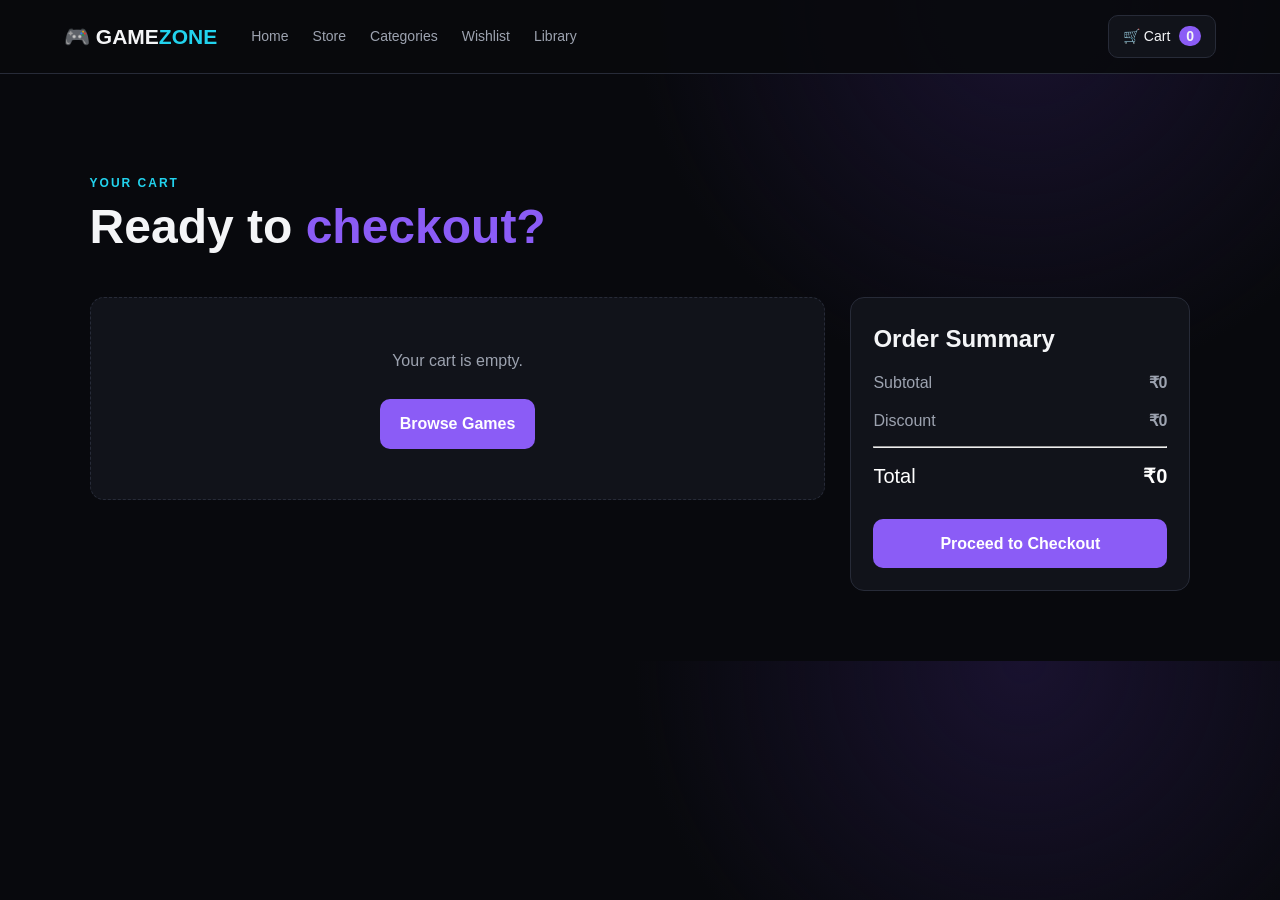
<file: cart.html>
<!DOCTYPE html><html lang="en"><head><meta charset="UTF-8"><meta name="viewport" content="width=device-width,initial-scale=1.0"><title>GameZone | Cart</title><link rel="stylesheet" href="css/style.css"></head><body><header class="header"><a class="logo" href="index.html">🎮 GAME<span>ZONE</span></a><nav><a href="index.html">Home</a><a href="games.html">Store</a><a href="categories.html">Categories</a><a href="wishlist.html">Wishlist</a><a href="library.html">Library</a></nav><a class="cart" href="cart.html">🛒 Cart <b id="cartCount">0</b></a></header><main class="page"><div class="page-title"><p class="eyebrow">YOUR CART</p><h1>Ready to <span>checkout?</span></h1></div><div class="cart-layout"><div id="cartItems"></div><aside class="summary"><h2>Order Summary</h2><div><span>Subtotal</span><strong id="subtotal">₹0</strong></div><div><span>Discount</span><strong id="discount">₹0</strong></div><hr><div class="total"><span>Total</span><strong id="total">₹0</strong></div><a class="btn primary full" href="checkout.html">Proceed to Checkout</a></aside></div></main><script src="js/app.js"></script></body></html>
</file>
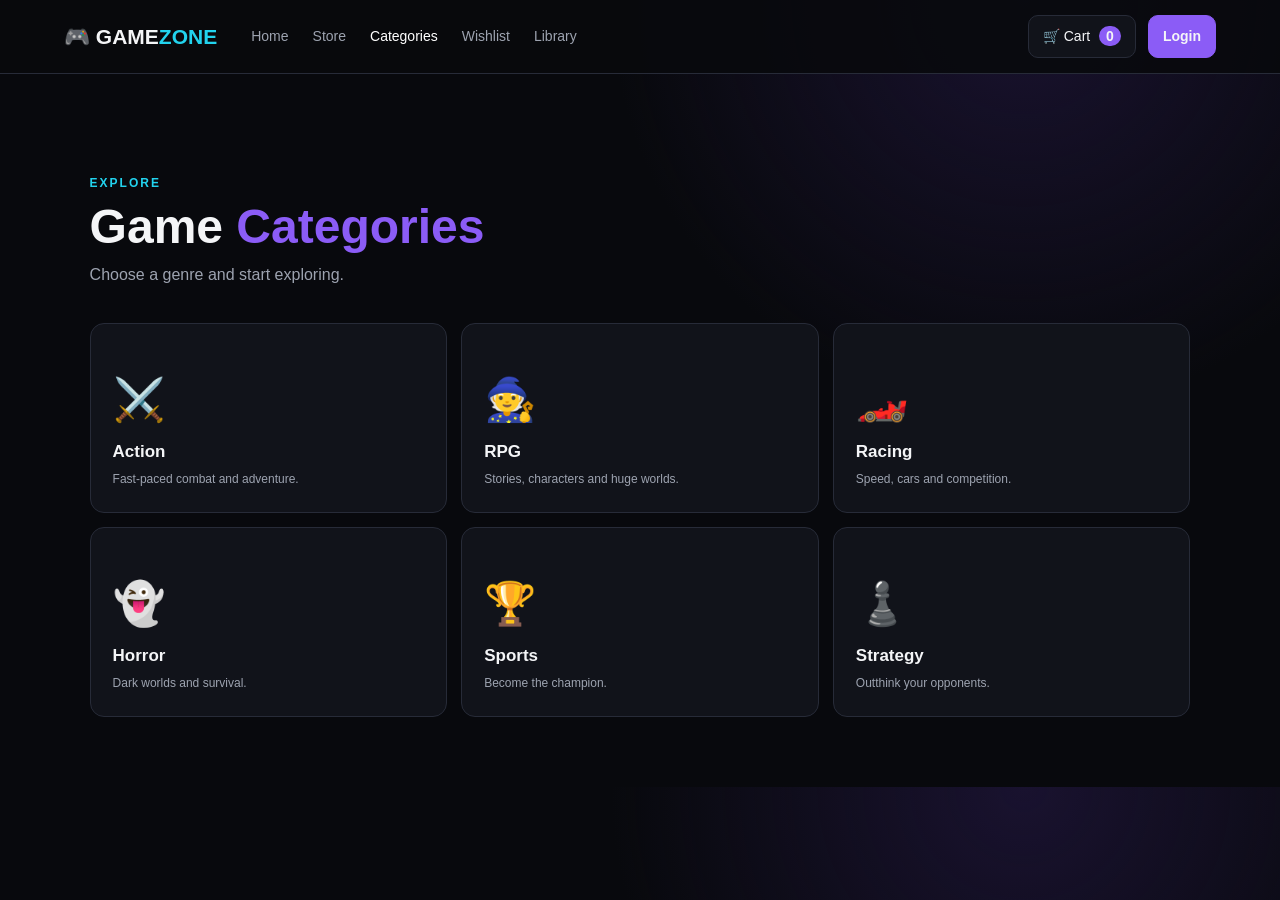
<file: categories.html>
<!DOCTYPE html><html lang="en"><head><meta charset="UTF-8"><meta name="viewport" content="width=device-width,initial-scale=1.0"><title>GameZone | Categories</title><link rel="stylesheet" href="css/style.css"></head><body><header class="header"><a class="logo" href="index.html">🎮 GAME<span>ZONE</span></a><nav><a href="index.html">Home</a><a href="games.html">Store</a><a class="active" href="categories.html">Categories</a><a href="wishlist.html">Wishlist</a><a href="library.html">Library</a></nav><div class="header-actions"><a class="cart" href="cart.html">🛒 Cart <b id="cartCount">0</b></a><a class="login-btn" href="login.html">Login</a></div></header><main class="page"><div class="page-title"><p class="eyebrow">EXPLORE</p><h1>Game <span>Categories</span></h1><p>Choose a genre and start exploring.</p></div><div class="category-grid big"><a href="games.html?genre=Action">⚔️<strong>Action</strong><span>Fast-paced combat and adventure.</span></a><a href="games.html?genre=RPG">🧙<strong>RPG</strong><span>Stories, characters and huge worlds.</span></a><a href="games.html?genre=Racing">🏎️<strong>Racing</strong><span>Speed, cars and competition.</span></a><a href="games.html?genre=Horror">👻<strong>Horror</strong><span>Dark worlds and survival.</span></a><a href="games.html?genre=Sports">🏆<strong>Sports</strong><span>Become the champion.</span></a><a href="games.html?genre=Strategy">♟️<strong>Strategy</strong><span>Outthink your opponents.</span></a></div></main><script src="js/app.js"></script></body></html>
</file>
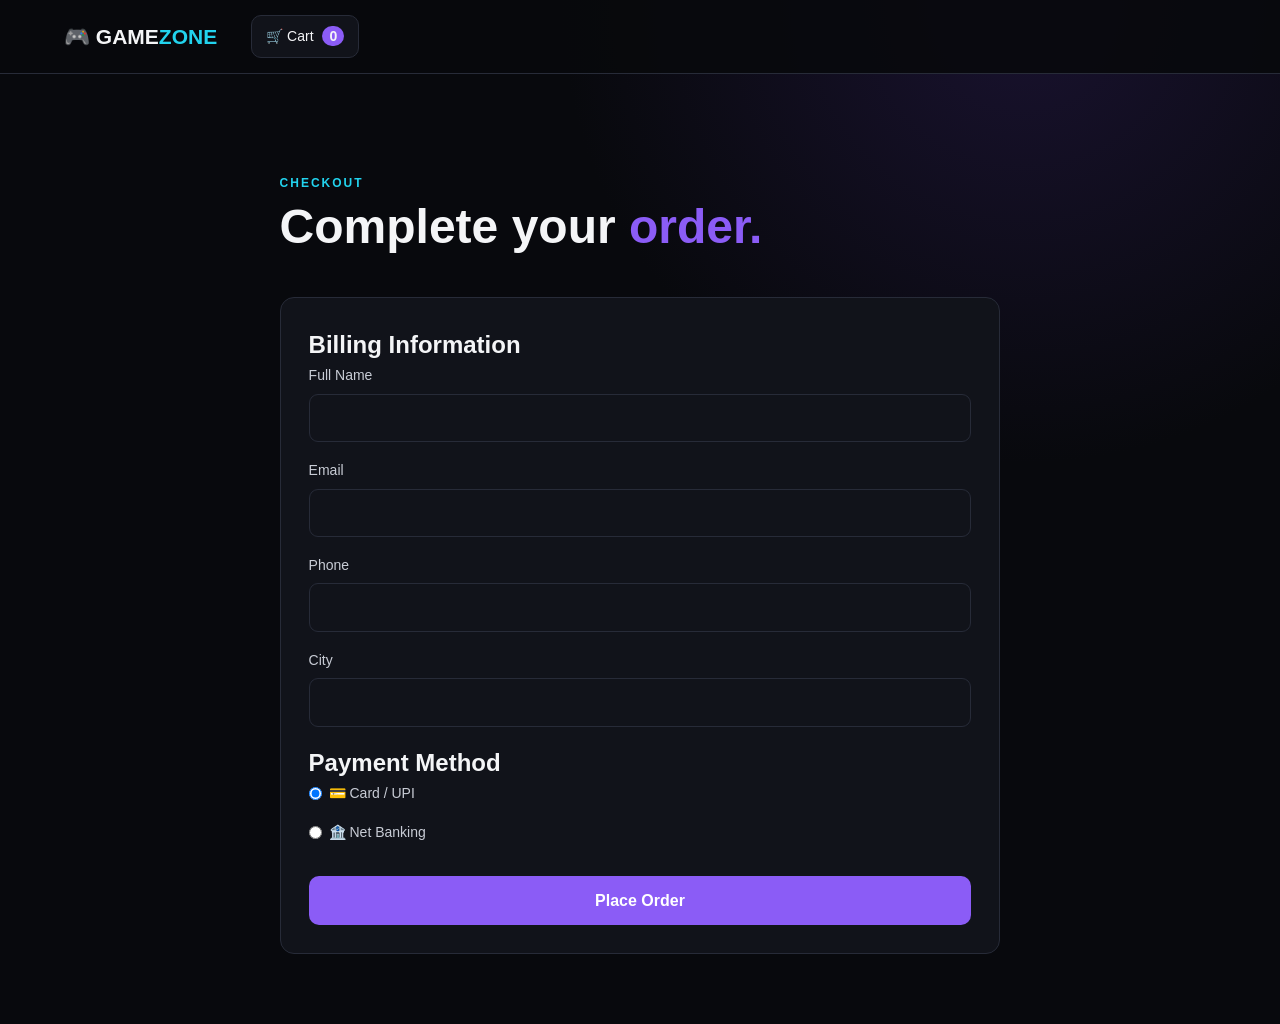
<file: checkout.html>
<!DOCTYPE html><html lang="en"><head><meta charset="UTF-8"><meta name="viewport" content="width=device-width,initial-scale=1.0"><title>GameZone | Checkout</title><link rel="stylesheet" href="css/style.css"></head><body><header class="header"><a class="logo" href="index.html">🎮 GAME<span>ZONE</span></a><a class="cart" href="cart.html">🛒 Cart <b id="cartCount">0</b></a></header><main class="page narrow"><div class="page-title"><p class="eyebrow">CHECKOUT</p><h1>Complete your <span>order.</span></h1></div><form class="form-card" id="checkoutForm"><h2>Billing Information</h2><label>Full Name<input required></label><label>Email<input required type="email"></label><label>Phone<input required type="tel"></label><label>City<input required></label><h2>Payment Method</h2><label class="radio"><input type="radio" name="pay" checked> 💳 Card / UPI</label><label class="radio"><input type="radio" name="pay"> 🏦 Net Banking</label><button class="btn primary full">Place Order</button></form></main><script src="js/app.js"></script></body></html>
</file>
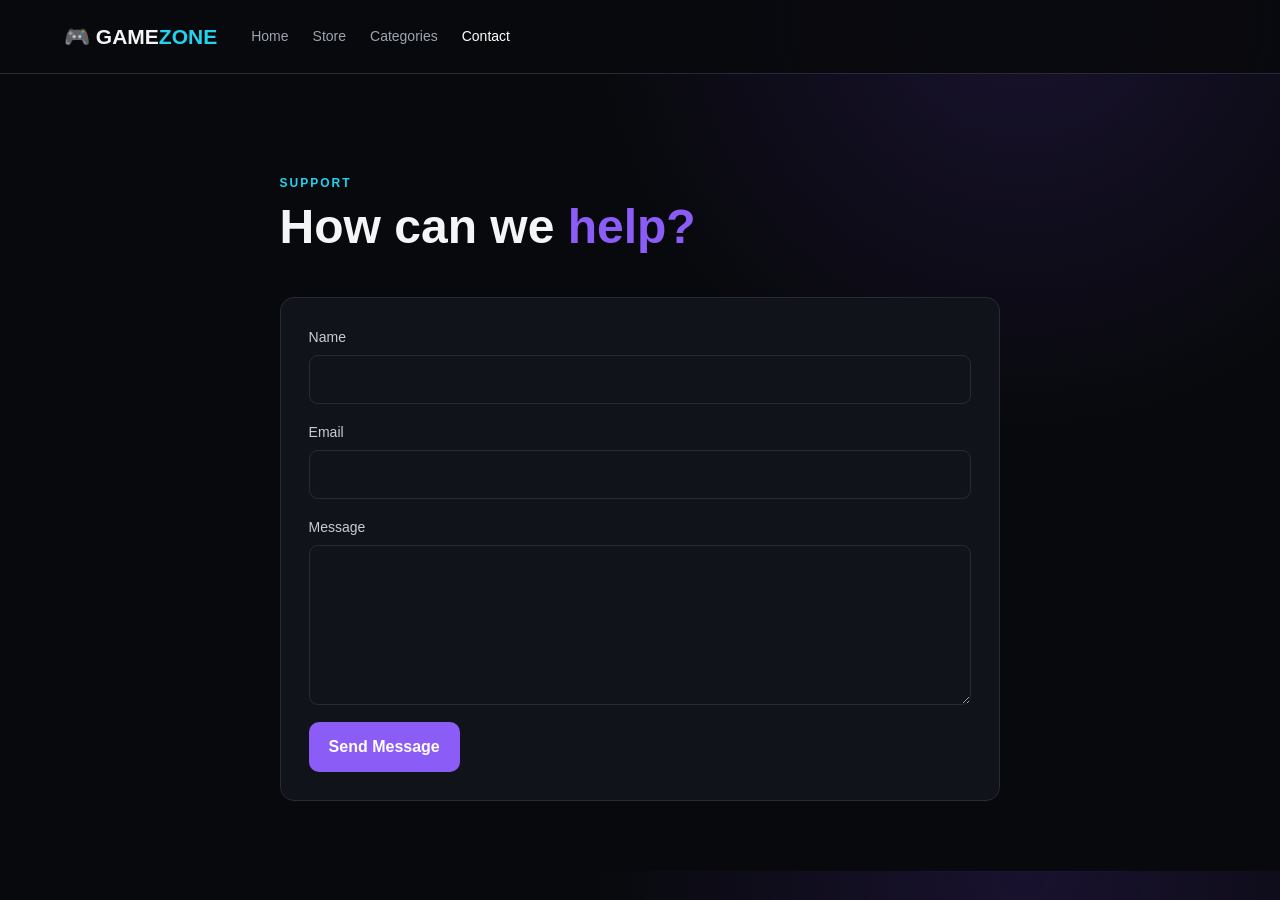
<file: contact.html>
<!DOCTYPE html><html lang="en"><head><meta charset="UTF-8"><meta name="viewport" content="width=device-width,initial-scale=1.0"><title>GameZone | Contact</title><link rel="stylesheet" href="css/style.css"></head><body><header class="header"><a class="logo" href="index.html">🎮 GAME<span>ZONE</span></a><nav><a href="index.html">Home</a><a href="games.html">Store</a><a href="categories.html">Categories</a><a class="active" href="contact.html">Contact</a></nav></header><main class="page narrow"><div class="page-title"><p class="eyebrow">SUPPORT</p><h1>How can we <span>help?</span></h1></div><form class="form-card" id="contactForm"><label>Name<input required></label><label>Email<input required type="email"></label><label>Message<textarea required rows="6"></textarea></label><button class="btn primary">Send Message</button></form></main><script src="js/app.js"></script></body></html>
</file>
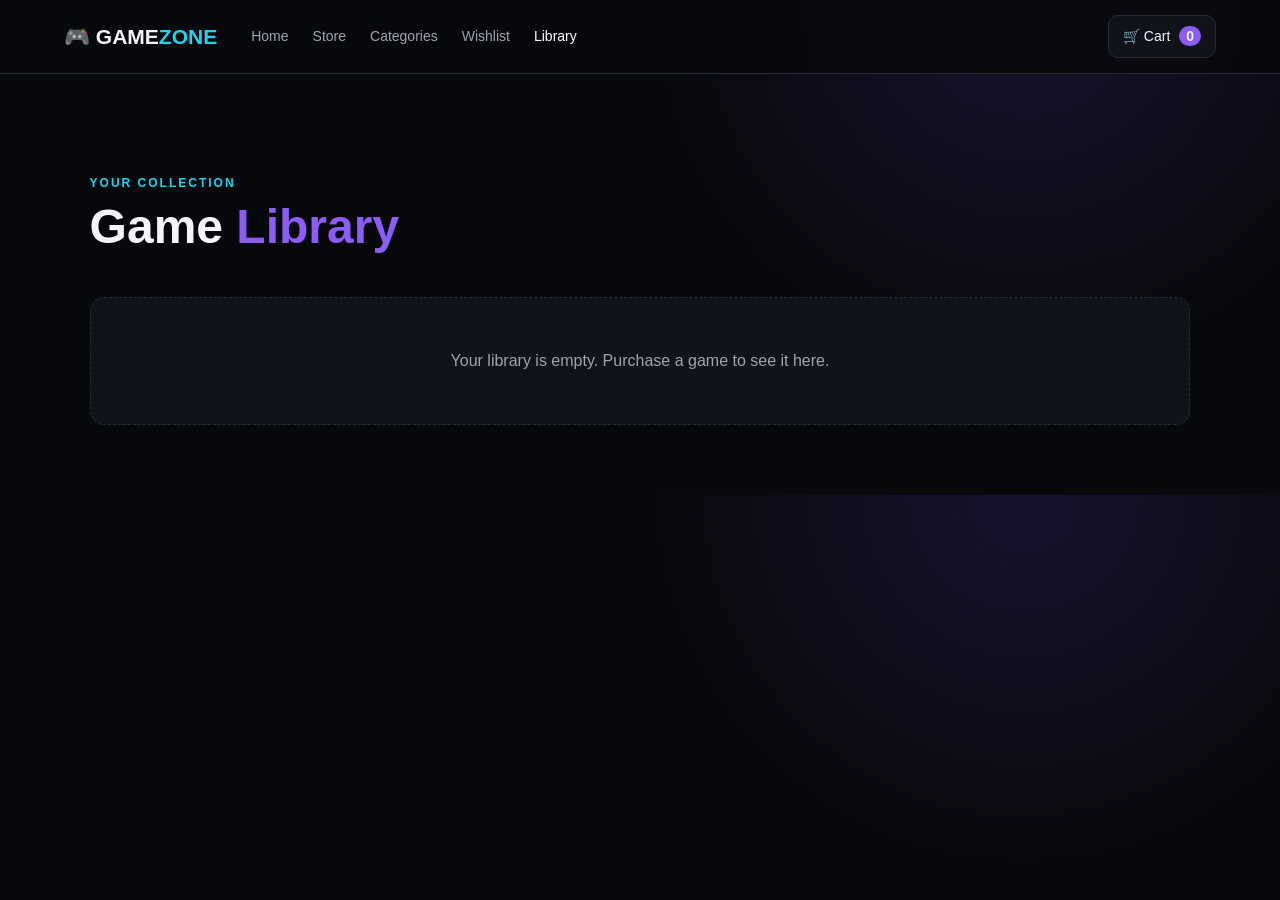
<file: library.html>
<!DOCTYPE html><html lang="en"><head><meta charset="UTF-8"><meta name="viewport" content="width=device-width,initial-scale=1.0"><title>GameZone | Library</title><link rel="stylesheet" href="css/style.css"></head><body><header class="header"><a class="logo" href="index.html">🎮 GAME<span>ZONE</span></a><nav><a href="index.html">Home</a><a href="games.html">Store</a><a href="categories.html">Categories</a><a href="wishlist.html">Wishlist</a><a class="active" href="library.html">Library</a></nav><a class="cart" href="cart.html">🛒 Cart <b id="cartCount">0</b></a></header><main class="page"><div class="page-title"><p class="eyebrow">YOUR COLLECTION</p><h1>Game <span>Library</span></h1></div><div class="game-grid" id="libraryGames"></div></main><script src="js/app.js"></script></body></html>
</file>
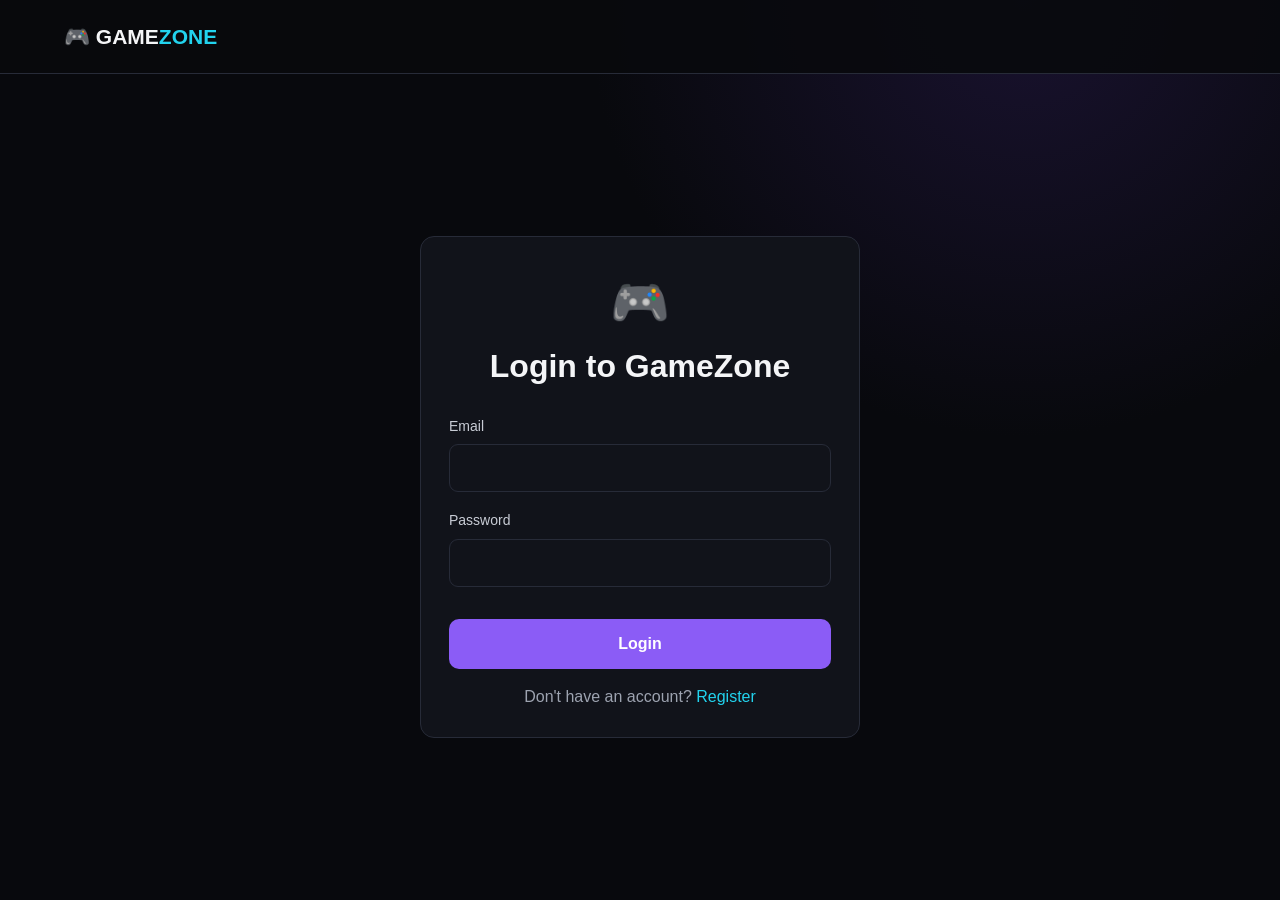
<file: login.html>
<!DOCTYPE html><html lang="en"><head><meta charset="UTF-8"><meta name="viewport" content="width=device-width,initial-scale=1.0"><title>GameZone | Login</title><link rel="stylesheet" href="css/style.css"></head><body><header class="header"><a class="logo" href="index.html">🎮 GAME<span>ZONE</span></a></header><main class="auth"><form class="form-card auth-card" id="loginForm"><div class="auth-logo">🎮</div><h1>Login to GameZone</h1><label>Email<input required type="email"></label><label>Password<input required type="password"></label><button class="btn primary full">Login</button><p class="center">Don't have an account? <a href="register.html">Register</a></p></form></main><script src="js/app.js"></script></body></html>
</file>
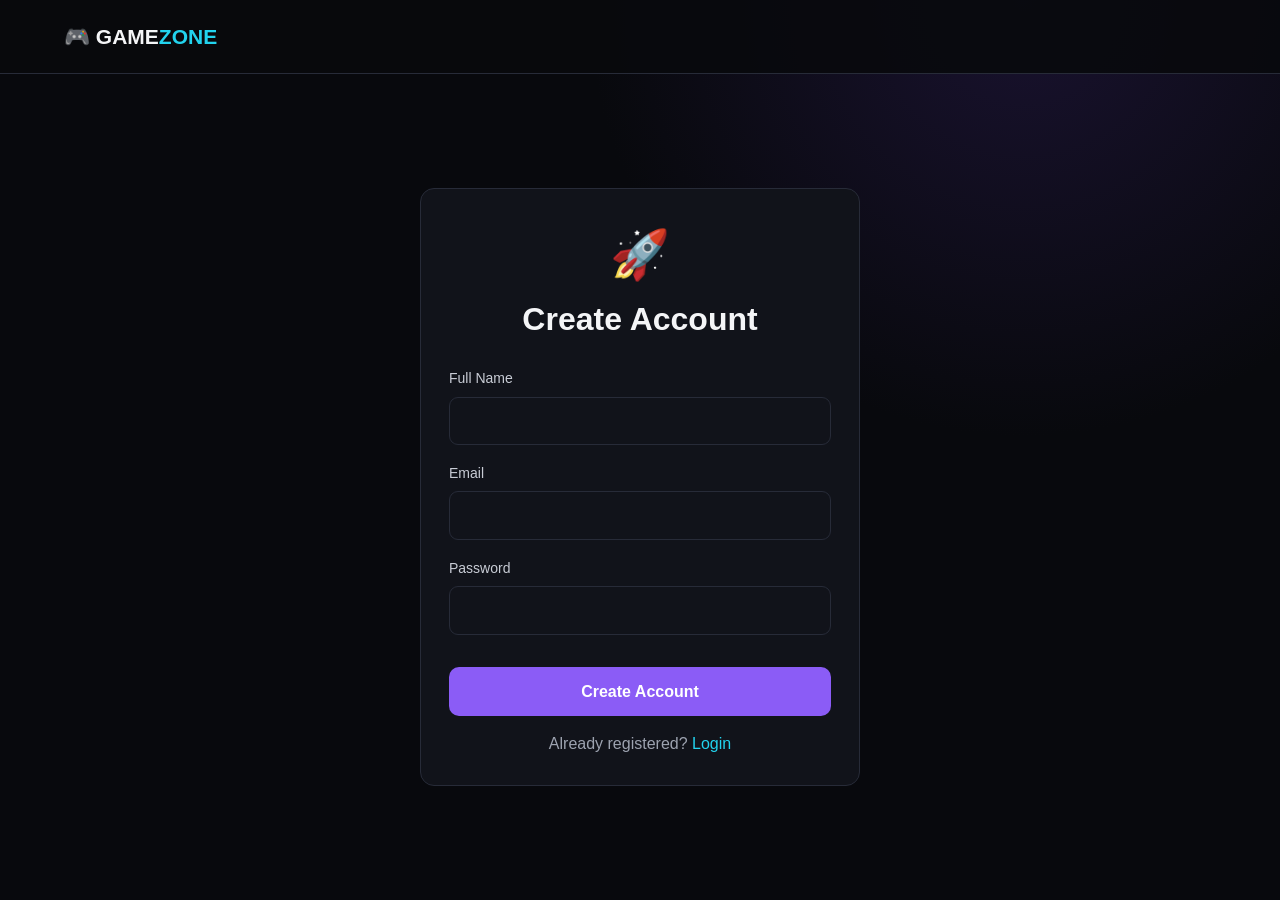
<file: register.html>
<!DOCTYPE html><html lang="en"><head><meta charset="UTF-8"><meta name="viewport" content="width=device-width,initial-scale=1.0"><title>GameZone | Register</title><link rel="stylesheet" href="css/style.css"></head><body><header class="header"><a class="logo" href="index.html">🎮 GAME<span>ZONE</span></a></header><main class="auth"><form class="form-card auth-card" id="registerForm"><div class="auth-logo">🚀</div><h1>Create Account</h1><label>Full Name<input required></label><label>Email<input required type="email"></label><label>Password<input required minlength="6" type="password"></label><button class="btn primary full">Create Account</button><p class="center">Already registered? <a href="login.html">Login</a></p></form></main><script src="js/app.js"></script></body></html>
</file>
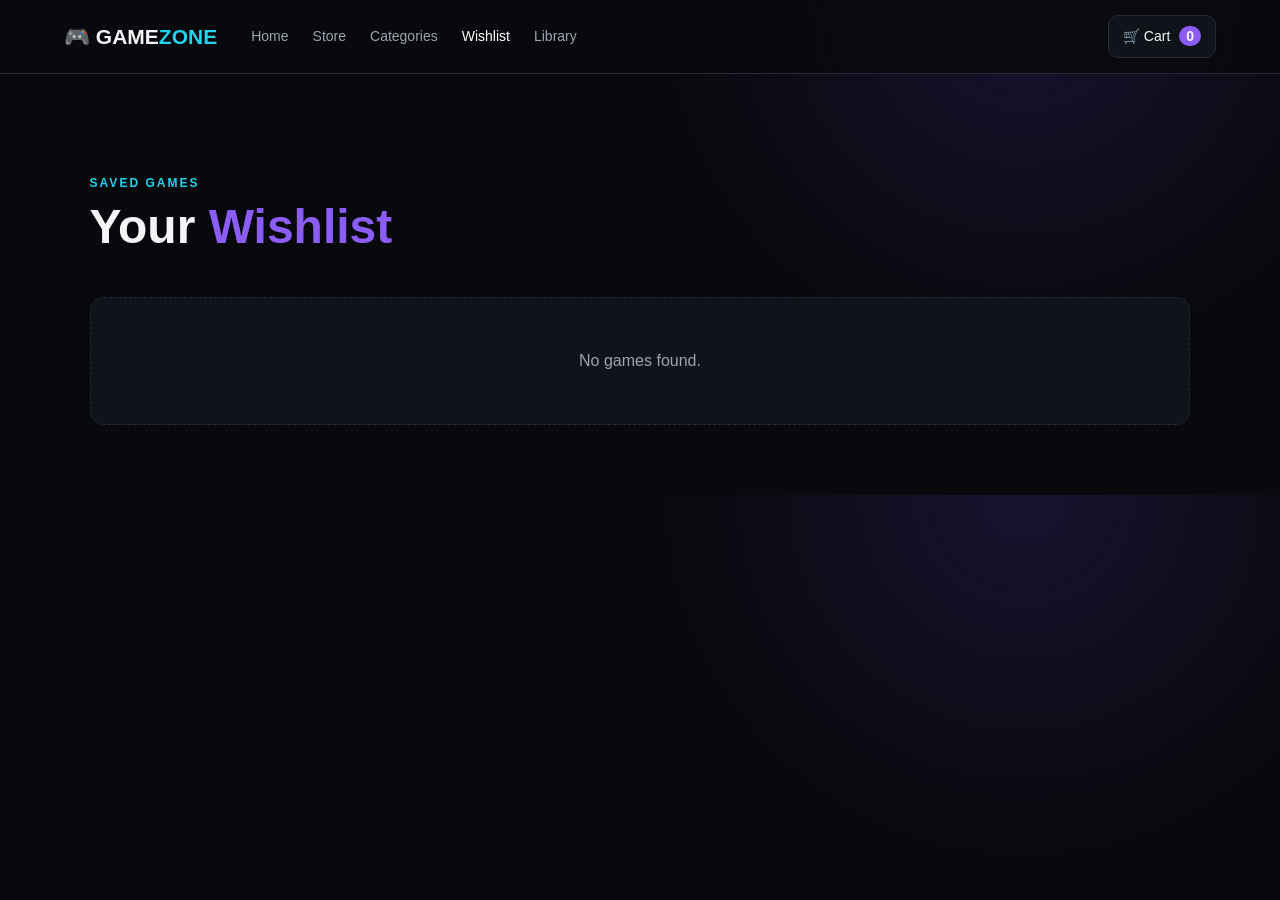
<file: wishlist.html>
<!DOCTYPE html><html lang="en"><head><meta charset="UTF-8"><meta name="viewport" content="width=device-width,initial-scale=1.0"><title>GameZone | Wishlist</title><link rel="stylesheet" href="css/style.css"></head><body><header class="header"><a class="logo" href="index.html">🎮 GAME<span>ZONE</span></a><nav><a href="index.html">Home</a><a href="games.html">Store</a><a href="categories.html">Categories</a><a class="active" href="wishlist.html">Wishlist</a><a href="library.html">Library</a></nav><a class="cart" href="cart.html">🛒 Cart <b id="cartCount">0</b></a></header><main class="page"><div class="page-title"><p class="eyebrow">SAVED GAMES</p><h1>Your <span>Wishlist</span></h1></div><div class="game-grid" id="wishlistGames"></div></main><script src="js/app.js"></script></body></html>
</file>
<file: css/style.css>
:root{--bg:#08090d;--panel:#11131a;--panel2:#171a23;--text:#f4f5f7;--muted:#9da3b0;--accent:#8b5cf6;--accent2:#22d3ee;--border:#272b38}*{box-sizing:border-box;margin:0;padding:0}body{font-family:Inter,Segoe UI,Arial,sans-serif;background:radial-gradient(circle at 80% 0%,#19122f 0,transparent 32%),var(--bg);color:var(--text);line-height:1.6}a{text-decoration:none;color:inherit}button,input,select,textarea{font:inherit}.header{height:74px;padding:0 5%;display:flex;align-items:center;gap:34px;border-bottom:1px solid var(--border);background:rgba(8,9,13,.9);position:sticky;top:0;z-index:20}.logo{font-size:21px;font-weight:900;white-space:nowrap}.logo span{color:var(--accent2)}nav{display:flex;gap:24px;flex:1}nav a{color:var(--muted);font-size:14px}nav a:hover,nav a.active{color:#fff}.header-actions{display:flex;gap:12px}.cart,.login-btn{font-size:14px;padding:9px 14px;border:1px solid var(--border);border-radius:10px;background:var(--panel)}.cart b{background:var(--accent);padding:2px 7px;border-radius:20px;margin-left:5px}.login-btn{background:var(--accent);border-color:var(--accent);font-weight:700}.hero{min-height:570px;padding:70px 8%;display:flex;align-items:center;background:linear-gradient(110deg,rgba(139,92,246,.16),transparent 55%)}.hero-content{max-width:650px}.eyebrow{color:var(--accent2);font-weight:800;font-size:12px;letter-spacing:2px;margin-bottom:8px}.hero h1{font-size:clamp(52px,8vw,92px);line-height:.94;letter-spacing:-4px;margin:12px 0 24px}.hero h1 span,.page-title span{color:var(--accent)}.hero p:not(.eyebrow){color:var(--muted);max-width:560px;font-size:18px}.hero-buttons{display:flex;gap:12px;margin-top:28px}.btn{display:inline-block;border:0;border-radius:10px;padding:12px 20px;font-weight:800;cursor:pointer;text-align:center}.btn.primary{background:var(--accent);color:#fff}.btn.secondary{border:1px solid var(--border);background:var(--panel);color:#fff}.hero-art{flex:1;display:grid;place-items:center;position:relative}.hero-art img{width:min(380px,80%);border-radius:20px;box-shadow:0 0 90px rgba(139,92,246,.28);transform:rotate(3deg)}.floating-card{position:absolute;right:3%;bottom:30px;background:rgba(23,26,35,.95);border:1px solid var(--border);padding:14px 18px;border-radius:12px;font-weight:800}.section,.page{padding:70px 7%;max-width:1400px;margin:auto}.section-heading{display:flex;justify-content:space-between;align-items:end;margin-bottom:24px}.section-heading h2,.promo h2{font-size:34px}.section-heading>a{color:var(--accent2)}.game-grid{display:grid;grid-template-columns:repeat(4,1fr);gap:18px}.game-card{background:var(--panel);border:1px solid var(--border);border-radius:14px;overflow:hidden;transition:.2s}.game-card:hover{transform:translateY(-4px);border-color:#464b5c}.game-cover{height:250px;overflow:hidden;background:#161827}.game-cover img{width:100%;height:100%;object-fit:cover;display:block}.game-info{padding:16px}.game-info h3{font-size:17px}.meta{color:var(--muted);font-size:13px}.price-row{display:flex;align-items:center;justify-content:space-between;margin-top:14px}.price{font-size:18px;font-weight:900}.old{text-decoration:line-through;color:#707582;font-size:12px}.card-actions{display:flex;gap:7px;margin-top:12px}.small-btn{flex:1;padding:9px;border-radius:8px;border:1px solid var(--border);background:var(--panel2);color:#fff;cursor:pointer}.small-btn.buy{background:var(--accent);border-color:var(--accent)}.heart{max-width:45px}.promo{margin:20px 7%;padding:45px;border-radius:18px;background:linear-gradient(110deg,#25174b,#102f38);display:flex;justify-content:space-between;align-items:center}.category-grid{display:grid;grid-template-columns:repeat(6,1fr);gap:14px}.category-grid a{padding:22px;background:var(--panel);border:1px solid var(--border);border-radius:14px;display:flex;flex-direction:column;gap:5px;font-size:30px}.category-grid strong{font-size:17px}.category-grid span{font-size:12px;color:var(--muted)}.category-grid.big{grid-template-columns:repeat(3,1fr)}.category-grid.big a{min-height:190px;justify-content:end;font-size:42px}.page-title{padding:30px 0 35px}.page-title h1{font-size:48px;line-height:1.1;margin-bottom:8px}.page-title p:last-child{color:var(--muted)}.toolbar{display:flex;gap:12px;margin-bottom:30px}.toolbar input,.toolbar select,.form-card input,.form-card textarea{background:var(--panel);border:1px solid var(--border);color:#fff;border-radius:9px;padding:12px 14px;outline:none}.toolbar input{flex:1}.toolbar select{min-width:180px}.cart-layout{display:grid;grid-template-columns:1fr 340px;gap:25px}.cart-row{display:flex;align-items:center;gap:16px;padding:15px;background:var(--panel);border:1px solid var(--border);border-radius:12px;margin-bottom:12px}.cart-cover{width:85px;height:90px;border-radius:9px;overflow:hidden}.cart-cover img{width:100%;height:100%;object-fit:cover}.cart-row .grow{flex:1}.summary{background:var(--panel);border:1px solid var(--border);padding:22px;border-radius:14px;height:max-content}.summary>div{display:flex;justify-content:space-between;margin:12px 0;color:var(--muted)}.summary .total{color:#fff;font-size:20px}.full{width:100%;margin-top:15px}.form-card{background:var(--panel);border:1px solid var(--border);border-radius:14px;padding:28px;max-width:800px}.form-card label{display:flex;flex-direction:column;gap:7px;margin-bottom:17px;color:#c8ccd5;font-size:14px}.radio{flex-direction:row!important;align-items:center}.radio input{width:auto}.narrow{max-width:900px}.auth{min-height:calc(100vh - 74px);display:grid;place-items:center;padding:40px}.auth-card{width:min(440px,100%)}.auth-card h1{text-align:center;margin-bottom:22px}.auth-logo{text-align:center;font-size:48px}.center{text-align:center;color:var(--muted);margin-top:15px}.center a{color:var(--accent2)}footer{border-top:1px solid var(--border);padding:45px 7%;display:grid;grid-template-columns:2fr 1fr 1fr 1fr;gap:30px;color:var(--muted)}footer h4{color:#fff;margin-bottom:8px}footer a{display:block;margin:5px 0;font-size:14px}.copyright{grid-column:1/-1;padding-top:20px;border-top:1px solid var(--border);font-size:12px}.empty{padding:50px;text-align:center;background:var(--panel);border:1px dashed var(--border);border-radius:14px;color:var(--muted);grid-column:1/-1}@media(max-width:900px){nav{display:none}.header{justify-content:space-between}.hero{padding:60px 6%}.hero-art{display:none}.game-grid{grid-template-columns:repeat(2,1fr)}.category-grid{grid-template-columns:repeat(2,1fr)}.category-grid.big{grid-template-columns:1fr 1fr}.cart-layout{grid-template-columns:1fr}.promo{margin:20px 5%;gap:20px}.form-grid{grid-template-columns:1fr}footer{grid-template-columns:1fr 1fr}}@media(max-width:550px){.header{padding:0 4%}.header .logo{font-size:17px}.login-btn{display:none}.hero h1{font-size:55px}.game-grid,.category-grid,.category-grid.big{grid-template-columns:1fr}.toolbar{flex-direction:column}.toolbar select{width:100%}.section,.page{padding:50px 5%}.page-title h1{font-size:38px}.hero-buttons{flex-direction:column}.promo{flex-direction:column;align-items:flex-start}footer{grid-template-columns:1fr}.copyright{grid-column:auto}}
</file>
